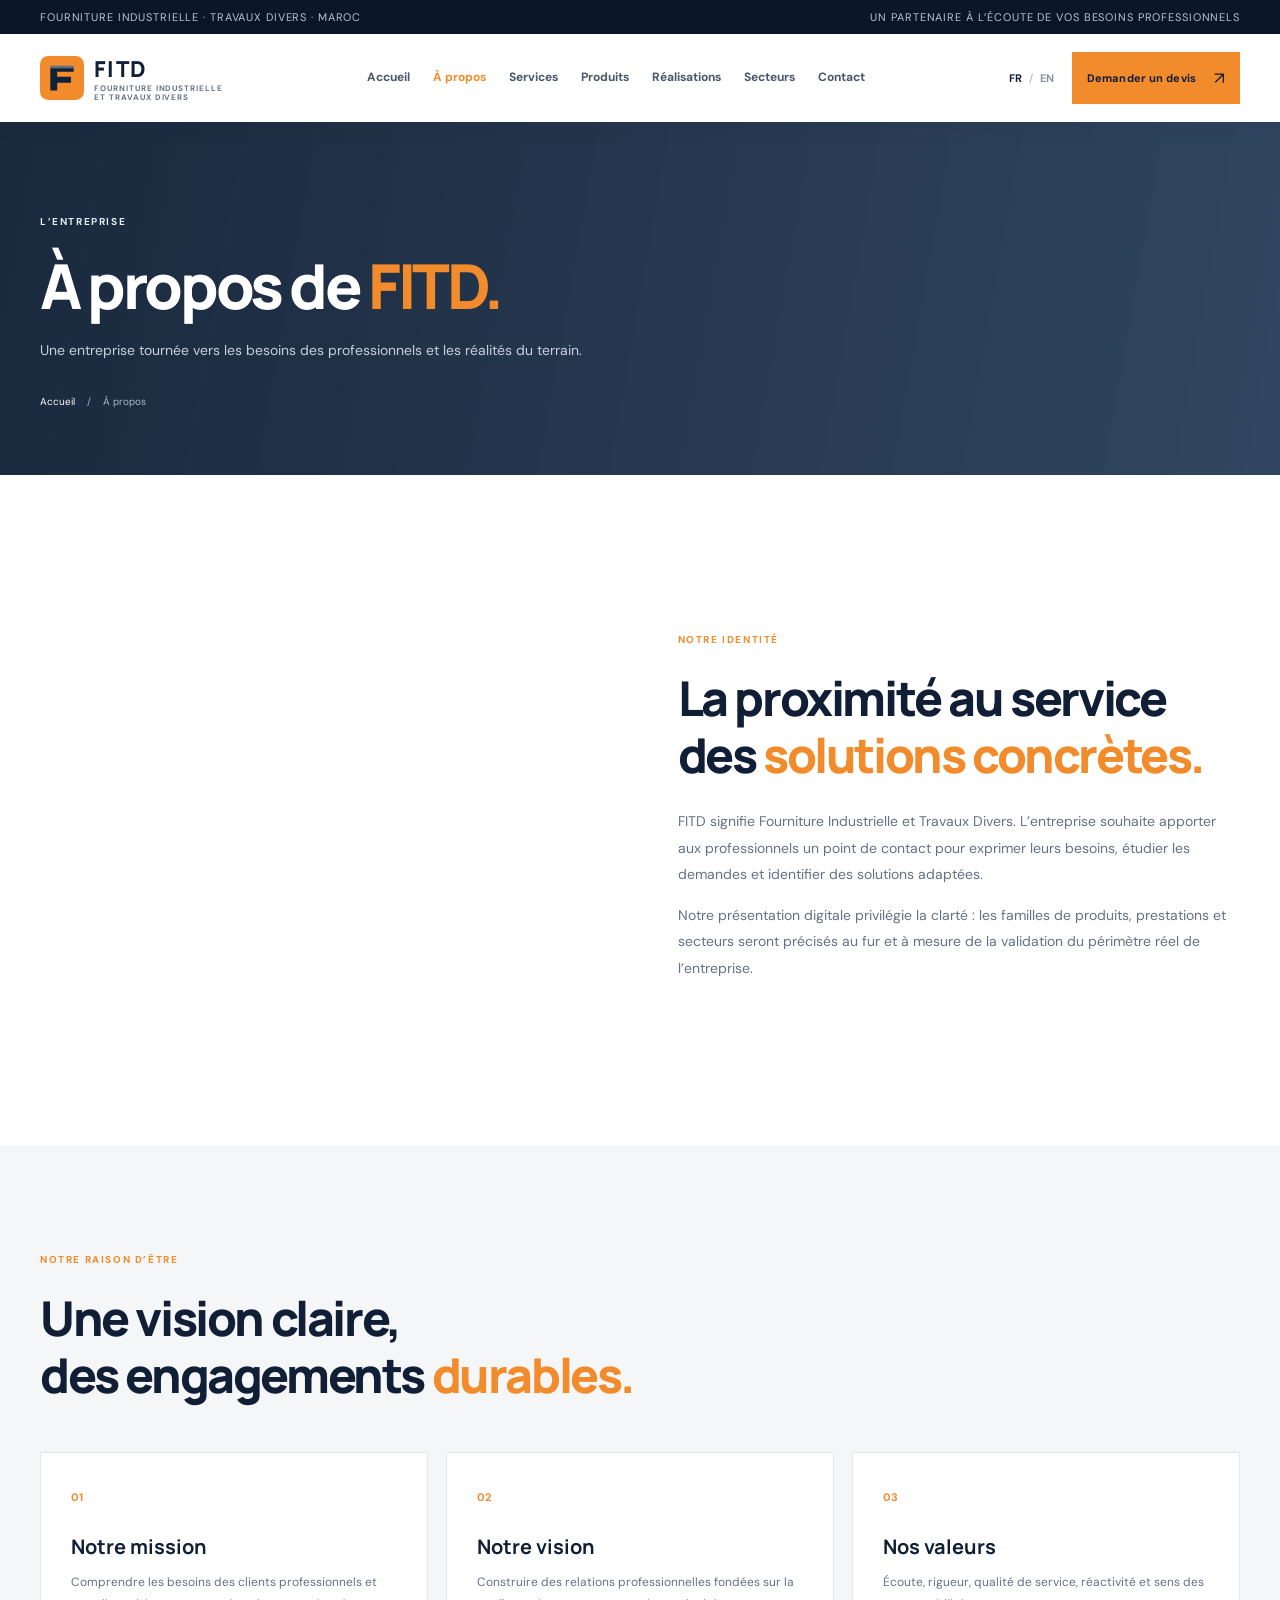
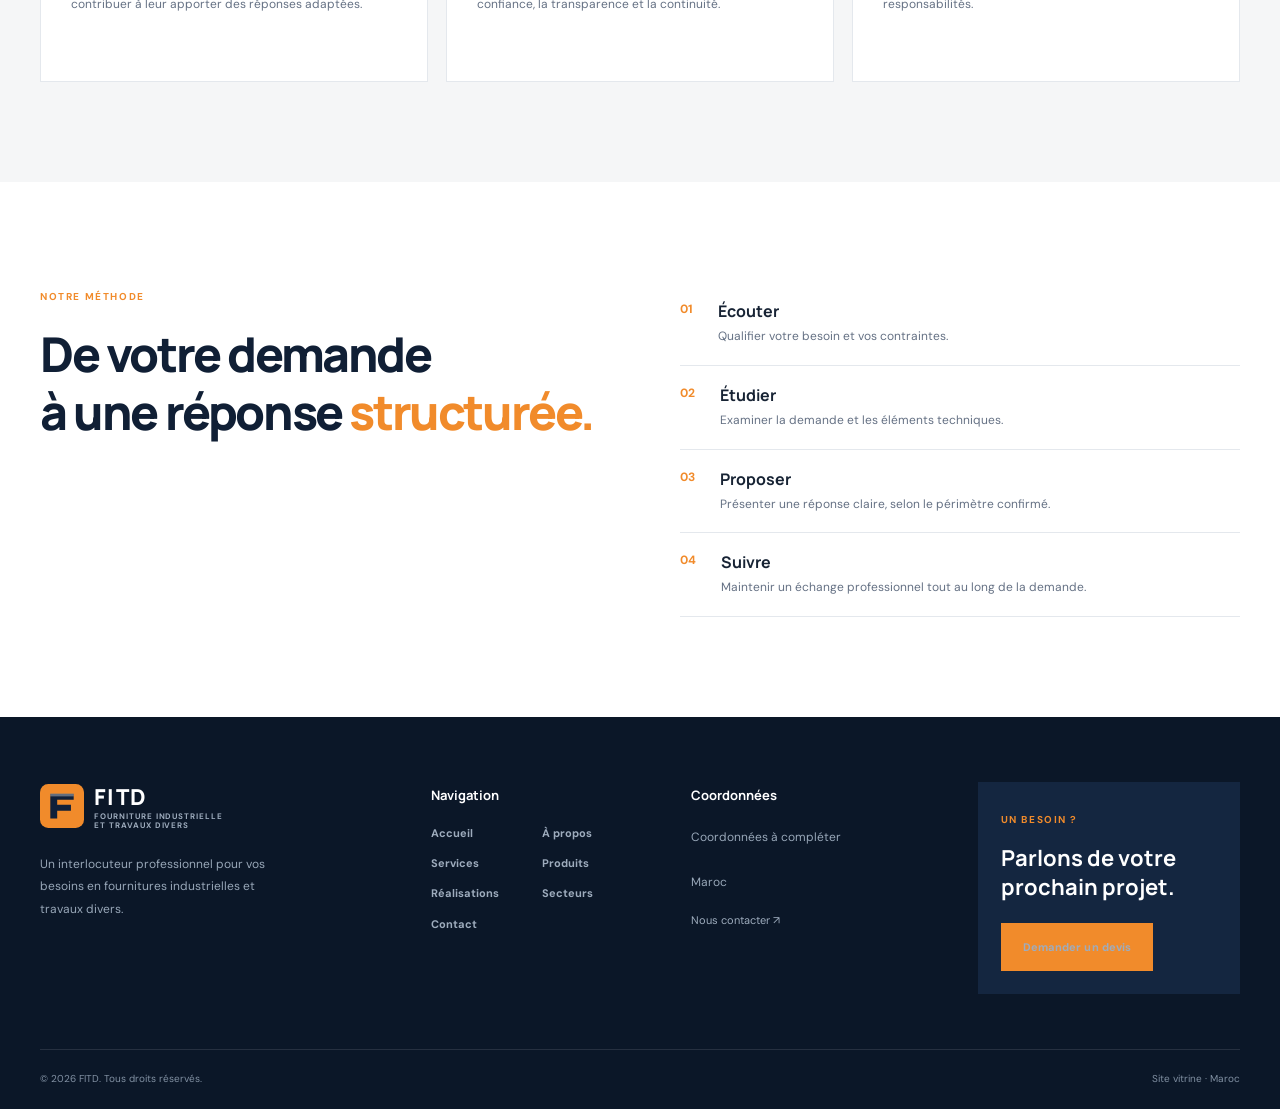
<file: about.html>
<!doctype html><html lang="fr"><head><title>À propos | FITD</title><meta charset="UTF-8"><meta name="viewport" content="width=device-width, initial-scale=1.0"><meta name="theme-color" content="#101f35"><link rel="icon" href="assets/logo/fitd-mark.svg" type="image/svg+xml"><link rel="preconnect" href="https://fonts.googleapis.com"><link rel="preconnect" href="https://fonts.gstatic.com" crossorigin><link href="https://fonts.googleapis.com/css2?family=DM+Sans:wght@400;500;600;700&family=Manrope:wght@400;500;600;700;800&display=swap" rel="stylesheet"><link rel="stylesheet" href="css/style.css"><link rel="stylesheet" href="css/responsive.css"><meta name="description" content="Découvrez la mission, la vision et les engagements de FITD."></head><body data-page="about"><div class="topbar"><div class="container topbar-inner"><span data-i18n="topline">Fourniture industrielle · Travaux divers · Maroc</span><span data-i18n="topline2">Un partenaire à l’écoute de vos besoins professionnels</span></div></div><header class="site-header"><div class="container header-inner"><a class="brand" href="index.html" aria-label="FITD accueil"><img src="assets/logo/fitd-mark.svg" alt="FITD"><span><b>FITD</b><small>FOURNITURE INDUSTRIELLE<br>ET TRAVAUX DIVERS</small></span></a><button class="menu-toggle" aria-label="Open menu" aria-expanded="false"><i></i><i></i><i></i></button><nav class="main-nav"><a href="index.html" data-nav="home" data-i18n="nav.home">Accueil</a><a href="about.html" data-nav="about" data-i18n="nav.about">À propos</a><a href="services.html" data-nav="services" data-i18n="nav.services">Services</a><a href="products.html" data-nav="products" data-i18n="nav.products">Produits</a><a href="projects.html" data-nav="projects" data-i18n="nav.projects">Réalisations</a><a href="industries.html" data-nav="industries" data-i18n="nav.industries">Secteurs</a><a href="contact.html" data-nav="contact" data-i18n="nav.contact">Contact</a></nav><div class="header-actions"><div class="lang-switch" aria-label="Language"><button type="button" data-lang="fr" class="active">FR</button><span>/</span><button type="button" data-lang="en">EN</button></div><a class="btn btn-orange btn-small" href="quote.html"><span data-i18n="nav.quote">Demander un devis</span><b>↗</b></a></div></div></header><main><section class="page-hero"><div class="container"><span class="eyebrow eyebrow-light" data-i18n="about.kicker">L’ENTREPRISE</span><h1 data-i18n="about.title">À propos de <em>FITD.</em></h1><p data-i18n="about.lead">Une entreprise tournée vers les besoins des professionnels et les réalités du terrain.</p><div class="breadcrumbs"><a href="index.html" data-i18n="nav.home">Accueil</a><span>/</span><span data-i18n="nav.about">À propos</span></div></div></section><section class="section"><div class="container about-lead"><div class="about-photo" style="background-image:url('https://images.unsplash.com/photo-1581092795360-fd1ca04f0952?auto=format&fit=crop&w=1100&q=80')"></div><div><span class="eyebrow" data-i18n="about.identity">NOTRE IDENTITÉ</span><h2 data-i18n="about.heading">La proximité au service<br>des <em>solutions concrètes.</em></h2><p data-i18n="about.p1">FITD signifie Fourniture Industrielle et Travaux Divers. L’entreprise souhaite apporter aux professionnels un point de contact pour exprimer leurs besoins, étudier les demandes et identifier des solutions adaptées.</p><p data-i18n="about.p2">Notre présentation digitale privilégie la clarté : les familles de produits, prestations et secteurs seront précisés au fur et à mesure de la validation du périmètre réel de l’entreprise.</p></div></div></section><section class="section light-section"><div class="container"><div class="section-heading"><div><span class="eyebrow" data-i18n="about.purpose">NOTRE RAISON D’ÊTRE</span><h2 data-i18n="about.purposeTitle">Une vision claire,<br>des engagements <em>durables.</em></h2></div></div><div class="purpose-grid"><article><span>01</span><h3 data-i18n="about.mission">Notre mission</h3><p data-i18n="about.missionText">Comprendre les besoins des clients professionnels et contribuer à leur apporter des réponses adaptées.</p></article><article><span>02</span><h3 data-i18n="about.vision">Notre vision</h3><p data-i18n="about.visionText">Construire des relations professionnelles fondées sur la confiance, la transparence et la continuité.</p></article><article><span>03</span><h3 data-i18n="about.values">Nos valeurs</h3><p data-i18n="about.valuesText">Écoute, rigueur, qualité de service, réactivité et sens des responsabilités.</p></article></div></div></section><section class="section"><div class="container method-grid"><div><span class="eyebrow" data-i18n="about.methodKicker">NOTRE MÉTHODE</span><h2 data-i18n="about.methodTitle">De votre demande<br>à une réponse <em>structurée.</em></h2></div><div class="steps"><div><b>01</b><div><h3 data-i18n="about.step1">Écouter</h3><p data-i18n="about.step1t">Qualifier votre besoin et vos contraintes.</p></div></div><div><b>02</b><div><h3 data-i18n="about.step2">Étudier</h3><p data-i18n="about.step2t">Examiner la demande et les éléments techniques.</p></div></div><div><b>03</b><div><h3 data-i18n="about.step3">Proposer</h3><p data-i18n="about.step3t">Présenter une réponse claire, selon le périmètre confirmé.</p></div></div><div><b>04</b><div><h3 data-i18n="about.step4">Suivre</h3><p data-i18n="about.step4t">Maintenir un échange professionnel tout au long de la demande.</p></div></div></div></div></section></main><footer class="footer"><div class="container footer-grid"><div class="footer-brand"><a class="brand brand-light" href="index.html"><img src="assets/logo/fitd-mark.svg" alt="FITD"><span><b>FITD</b><small>FOURNITURE INDUSTRIELLE<br>ET TRAVAUX DIVERS</small></span></a><p data-i18n="footer.desc">Un interlocuteur professionnel pour vos besoins en fournitures industrielles et travaux divers.</p></div><div><h4 data-i18n="footer.nav">Navigation</h4><div class="footer-links"><a href="index.html" data-nav="home" data-i18n="nav.home">Accueil</a><a href="about.html" data-nav="about" data-i18n="nav.about">À propos</a><a href="services.html" data-nav="services" data-i18n="nav.services">Services</a><a href="products.html" data-nav="products" data-i18n="nav.products">Produits</a><a href="projects.html" data-nav="projects" data-i18n="nav.projects">Réalisations</a><a href="industries.html" data-nav="industries" data-i18n="nav.industries">Secteurs</a><a href="contact.html" data-nav="contact" data-i18n="nav.contact">Contact</a></div></div><div><h4 data-i18n="footer.contact">Coordonnées</h4><p data-i18n="placeholder.contact">Coordonnées à compléter</p><p>Maroc</p><a href="contact.html" data-i18n="footer.contactUs">Nous contacter ↗</a></div><div class="footer-cta"><span class="eyebrow" data-i18n="footer.project">UN BESOIN ?</span><h3 data-i18n="footer.cta">Parlons de votre prochain projet.</h3><a class="btn btn-orange" href="quote.html" data-i18n="nav.quote">Demander un devis</a></div></div><div class="container footer-bottom"><span>© <span id="year"></span> FITD. <span data-i18n="footer.rights">Tous droits réservés.</span></span><span data-i18n="footer.note">Site vitrine · Maroc</span></div></footer><button class="back-top" aria-label="Back to top">↑</button><script src="js/translations.js"></script><script src="js/products.js"></script><script src="js/language.js"></script><script src="js/forms.js"></script><script src="js/main.js"></script></body></html>
</file>
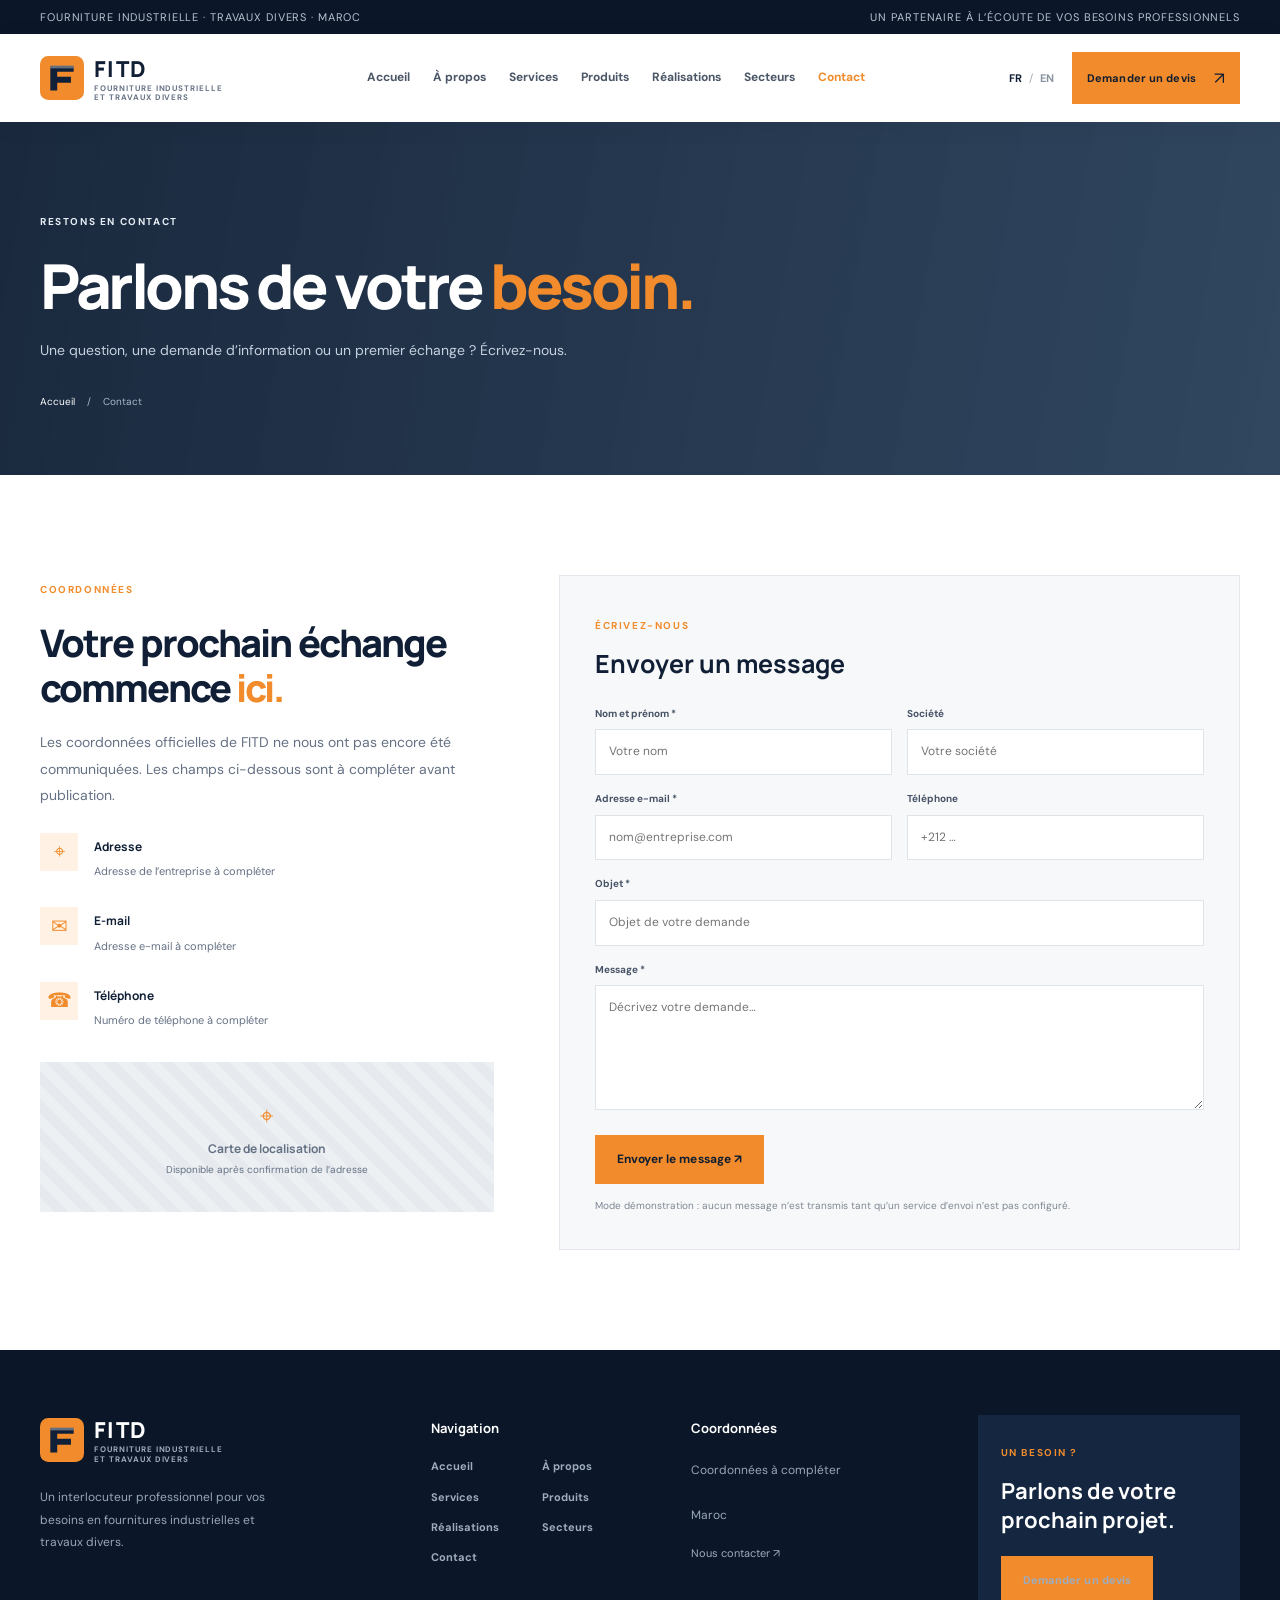
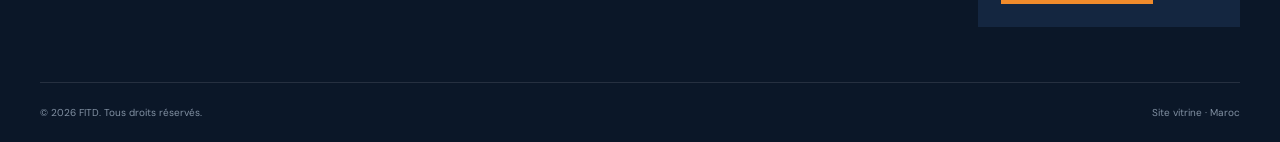
<file: contact.html>
<!doctype html><html lang="fr"><head><title>Contact | FITD</title><meta charset="UTF-8"><meta name="viewport" content="width=device-width, initial-scale=1.0"><meta name="theme-color" content="#101f35"><link rel="icon" href="assets/logo/fitd-mark.svg" type="image/svg+xml"><link rel="preconnect" href="https://fonts.googleapis.com"><link rel="preconnect" href="https://fonts.gstatic.com" crossorigin><link href="https://fonts.googleapis.com/css2?family=DM+Sans:wght@400;500;600;700&family=Manrope:wght@400;500;600;700;800&display=swap" rel="stylesheet"><link rel="stylesheet" href="css/style.css"><link rel="stylesheet" href="css/responsive.css"><meta name="description" content="Contactez FITD pour toute demande de renseignement."></head><body data-page="contact"><div class="topbar"><div class="container topbar-inner"><span data-i18n="topline">Fourniture industrielle · Travaux divers · Maroc</span><span data-i18n="topline2">Un partenaire à l’écoute de vos besoins professionnels</span></div></div><header class="site-header"><div class="container header-inner"><a class="brand" href="index.html" aria-label="FITD accueil"><img src="assets/logo/fitd-mark.svg" alt="FITD"><span><b>FITD</b><small>FOURNITURE INDUSTRIELLE<br>ET TRAVAUX DIVERS</small></span></a><button class="menu-toggle" aria-label="Open menu" aria-expanded="false"><i></i><i></i><i></i></button><nav class="main-nav"><a href="index.html" data-nav="home" data-i18n="nav.home">Accueil</a><a href="about.html" data-nav="about" data-i18n="nav.about">À propos</a><a href="services.html" data-nav="services" data-i18n="nav.services">Services</a><a href="products.html" data-nav="products" data-i18n="nav.products">Produits</a><a href="projects.html" data-nav="projects" data-i18n="nav.projects">Réalisations</a><a href="industries.html" data-nav="industries" data-i18n="nav.industries">Secteurs</a><a href="contact.html" data-nav="contact" data-i18n="nav.contact">Contact</a></nav><div class="header-actions"><div class="lang-switch" aria-label="Language"><button type="button" data-lang="fr" class="active">FR</button><span>/</span><button type="button" data-lang="en">EN</button></div><a class="btn btn-orange btn-small" href="quote.html"><span data-i18n="nav.quote">Demander un devis</span><b>↗</b></a></div></div></header><main><section class="page-hero"><div class="container"><span class="eyebrow eyebrow-light" data-i18n="contact.kicker">RESTONS EN CONTACT</span><h1 data-i18n="contact.title">Parlons de votre <em>besoin.</em></h1><p data-i18n="contact.lead">Une question, une demande d’information ou un premier échange ? Écrivez-nous.</p><div class="breadcrumbs"><a href="index.html" data-i18n="nav.home">Accueil</a><span>/</span><span data-i18n="nav.contact">Contact</span></div></div></section><section class="section"><div class="container contact-layout"><div class="contact-info"><span class="eyebrow" data-i18n="contact.details">COORDONNÉES</span><h2 data-i18n="contact.heading">Votre prochain échange<br>commence <em>ici.</em></h2><p data-i18n="contact.placeholderText">Les coordonnées officielles de FITD ne nous ont pas encore été communiquées. Les champs ci-dessous sont à compléter avant publication.</p><div class="contact-detail"><span>⌖</span><div><b data-i18n="contact.address">Adresse</b><p data-i18n="placeholder.address">Adresse de l’entreprise à compléter</p></div></div><div class="contact-detail"><span>✉</span><div><b data-i18n="contact.email">E-mail</b><p data-i18n="placeholder.email">Adresse e-mail à compléter</p></div></div><div class="contact-detail"><span>☎</span><div><b data-i18n="contact.phone">Téléphone</b><p data-i18n="placeholder.phone">Numéro de téléphone à compléter</p></div></div><div class="map-placeholder"><span>⌖</span><b data-i18n="contact.map">Carte de localisation</b><small data-i18n="contact.mapNote">Disponible après confirmation de l’adresse</small></div></div><form class="form-card local-form" data-form-type="contact"><span class="eyebrow" data-i18n="contact.formKicker">ÉCRIVEZ-NOUS</span><h3 data-i18n="contact.formTitle">Envoyer un message</h3><div class="form-row"><label><span data-i18n="form.name">Nom et prénom *</span><input name="name" required autocomplete="name" placeholder="Votre nom" data-i18n-placeholder="ph.name"></label><label><span data-i18n="form.company">Société</span><input name="company" autocomplete="organization" placeholder="Votre société" data-i18n-placeholder="ph.company"></label></div><div class="form-row"><label><span data-i18n="form.email">Adresse e-mail *</span><input type="email" name="email" required autocomplete="email" placeholder="nom@entreprise.com" data-i18n-placeholder="ph.email"></label><label><span data-i18n="form.phone">Téléphone</span><input name="phone" autocomplete="tel" placeholder="+212 …" data-i18n-placeholder="ph.phone"></label></div><label><span data-i18n="form.subject">Objet *</span><input name="subject" required placeholder="Objet de votre demande" data-i18n-placeholder="ph.subject"></label><label><span data-i18n="form.message">Message *</span><textarea name="message" rows="5" required placeholder="Décrivez votre demande…" data-i18n-placeholder="ph.message"></textarea></label><button class="btn btn-orange" type="submit" data-i18n="form.send">Envoyer le message ↗</button><p class="form-status" role="status"></p><small class="form-legal" data-i18n="form.noBackend">Le formulaire est en mode démonstration : aucun message n’est transmis tant qu’un service d’envoi n’est pas configuré.</small></form></div></section></main><footer class="footer"><div class="container footer-grid"><div class="footer-brand"><a class="brand brand-light" href="index.html"><img src="assets/logo/fitd-mark.svg" alt="FITD"><span><b>FITD</b><small>FOURNITURE INDUSTRIELLE<br>ET TRAVAUX DIVERS</small></span></a><p data-i18n="footer.desc">Un interlocuteur professionnel pour vos besoins en fournitures industrielles et travaux divers.</p></div><div><h4 data-i18n="footer.nav">Navigation</h4><div class="footer-links"><a href="index.html" data-nav="home" data-i18n="nav.home">Accueil</a><a href="about.html" data-nav="about" data-i18n="nav.about">À propos</a><a href="services.html" data-nav="services" data-i18n="nav.services">Services</a><a href="products.html" data-nav="products" data-i18n="nav.products">Produits</a><a href="projects.html" data-nav="projects" data-i18n="nav.projects">Réalisations</a><a href="industries.html" data-nav="industries" data-i18n="nav.industries">Secteurs</a><a href="contact.html" data-nav="contact" data-i18n="nav.contact">Contact</a></div></div><div><h4 data-i18n="footer.contact">Coordonnées</h4><p data-i18n="placeholder.contact">Coordonnées à compléter</p><p>Maroc</p><a href="contact.html" data-i18n="footer.contactUs">Nous contacter ↗</a></div><div class="footer-cta"><span class="eyebrow" data-i18n="footer.project">UN BESOIN ?</span><h3 data-i18n="footer.cta">Parlons de votre prochain projet.</h3><a class="btn btn-orange" href="quote.html" data-i18n="nav.quote">Demander un devis</a></div></div><div class="container footer-bottom"><span>© <span id="year"></span> FITD. <span data-i18n="footer.rights">Tous droits réservés.</span></span><span data-i18n="footer.note">Site vitrine · Maroc</span></div></footer><button class="back-top" aria-label="Back to top">↑</button><script src="js/translations.js"></script><script src="js/products.js"></script><script src="js/language.js"></script><script src="js/forms.js"></script><script src="js/main.js"></script></body></html>
</file>
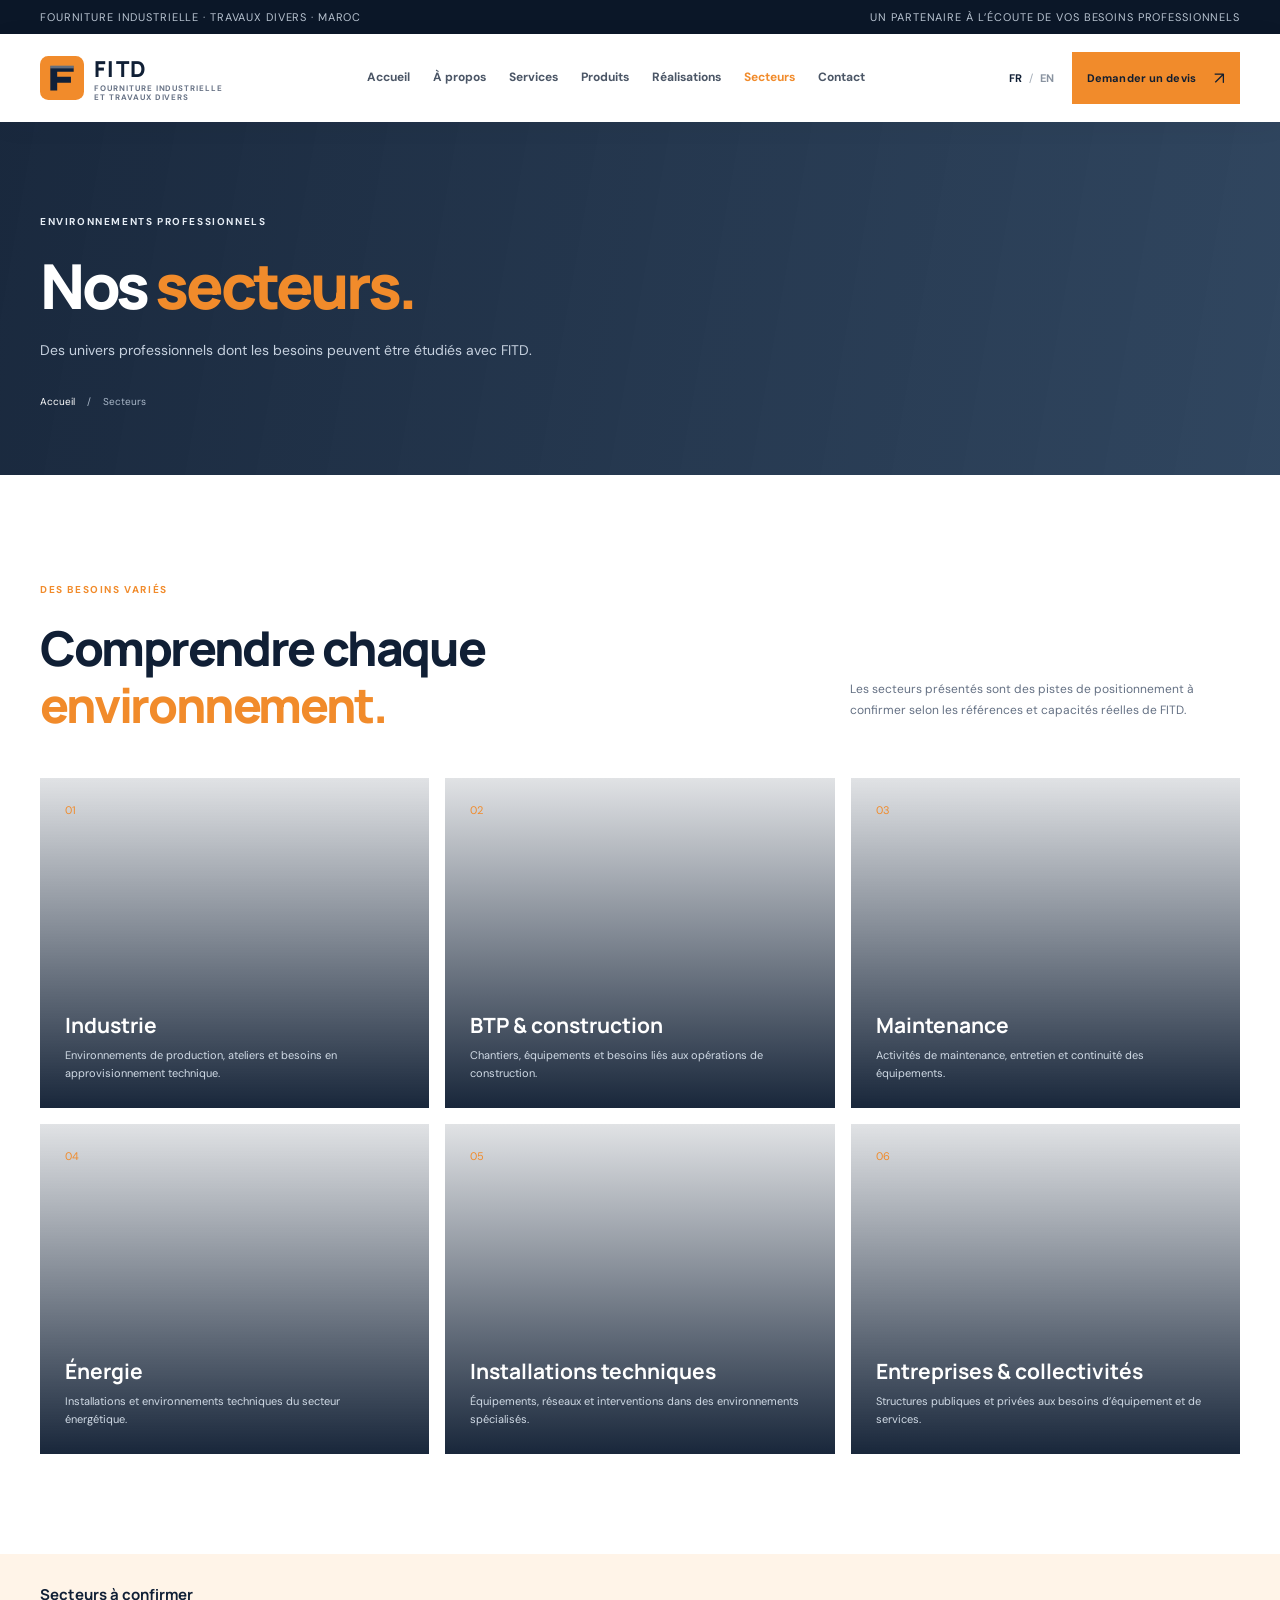
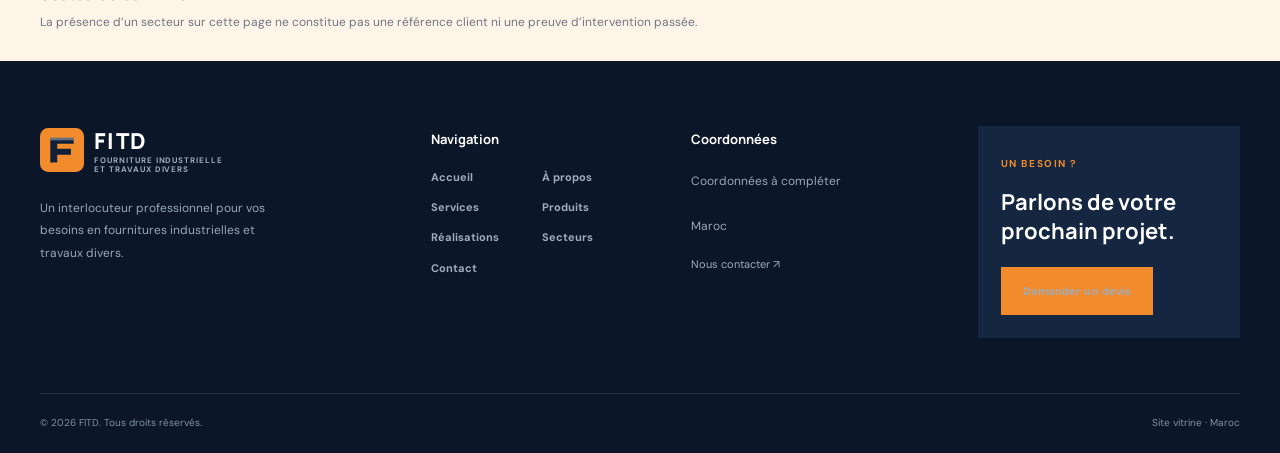
<file: industries.html>
<!doctype html><html lang="fr"><head><title>Secteurs | FITD</title><meta charset="UTF-8"><meta name="viewport" content="width=device-width, initial-scale=1.0"><meta name="theme-color" content="#101f35"><link rel="icon" href="assets/logo/fitd-mark.svg" type="image/svg+xml"><link rel="preconnect" href="https://fonts.googleapis.com"><link rel="preconnect" href="https://fonts.gstatic.com" crossorigin><link href="https://fonts.googleapis.com/css2?family=DM+Sans:wght@400;500;600;700&family=Manrope:wght@400;500;600;700;800&display=swap" rel="stylesheet"><link rel="stylesheet" href="css/style.css"><link rel="stylesheet" href="css/responsive.css"><meta name="description" content="Secteurs d’activité auxquels les solutions FITD peuvent s’adresser."></head><body data-page="industries"><div class="topbar"><div class="container topbar-inner"><span data-i18n="topline">Fourniture industrielle · Travaux divers · Maroc</span><span data-i18n="topline2">Un partenaire à l’écoute de vos besoins professionnels</span></div></div><header class="site-header"><div class="container header-inner"><a class="brand" href="index.html" aria-label="FITD accueil"><img src="assets/logo/fitd-mark.svg" alt="FITD"><span><b>FITD</b><small>FOURNITURE INDUSTRIELLE<br>ET TRAVAUX DIVERS</small></span></a><button class="menu-toggle" aria-label="Open menu" aria-expanded="false"><i></i><i></i><i></i></button><nav class="main-nav"><a href="index.html" data-nav="home" data-i18n="nav.home">Accueil</a><a href="about.html" data-nav="about" data-i18n="nav.about">À propos</a><a href="services.html" data-nav="services" data-i18n="nav.services">Services</a><a href="products.html" data-nav="products" data-i18n="nav.products">Produits</a><a href="projects.html" data-nav="projects" data-i18n="nav.projects">Réalisations</a><a href="industries.html" data-nav="industries" data-i18n="nav.industries">Secteurs</a><a href="contact.html" data-nav="contact" data-i18n="nav.contact">Contact</a></nav><div class="header-actions"><div class="lang-switch" aria-label="Language"><button type="button" data-lang="fr" class="active">FR</button><span>/</span><button type="button" data-lang="en">EN</button></div><a class="btn btn-orange btn-small" href="quote.html"><span data-i18n="nav.quote">Demander un devis</span><b>↗</b></a></div></div></header><main><section class="page-hero"><div class="container"><span class="eyebrow eyebrow-light" data-i18n="industries.kicker">ENVIRONNEMENTS PROFESSIONNELS</span><h1 data-i18n="industries.title">Nos <em>secteurs.</em></h1><p data-i18n="industries.lead">Des univers professionnels dont les besoins peuvent être étudiés avec FITD.</p><div class="breadcrumbs"><a href="index.html" data-i18n="nav.home">Accueil</a><span>/</span><span data-i18n="nav.industries">Secteurs</span></div></div></section><section class="section"><div class="container"><div class="section-heading"><div><span class="eyebrow" data-i18n="industries.kicker2">DES BESOINS VARIÉS</span><h2 data-i18n="industries.heading">Comprendre chaque<br><em>environnement.</em></h2></div><p class="heading-note" data-i18n="industries.note">Les secteurs présentés sont des pistes de positionnement à confirmer selon les références et capacités réelles de FITD.</p></div><div class="industry-grid"><article style="--bg:url('https://images.unsplash.com/photo-1567789884554-0b844b597180?auto=format&fit=crop&w=900&q=80')"><span>01</span><h3 data-i18n="industry.industrial">Industrie</h3><p data-i18n="industry.industrialText">Environnements de production, ateliers et besoins en approvisionnement technique.</p></article><article style="--bg:url('https://images.unsplash.com/photo-1504307651254-35680f356dfd?auto=format&fit=crop&w=900&q=80')"><span>02</span><h3 data-i18n="industry.construction">BTP & construction</h3><p data-i18n="industry.constructionText">Chantiers, équipements et besoins liés aux opérations de construction.</p></article><article style="--bg:url('https://images.unsplash.com/photo-1581092160607-ee22621dd758?auto=format&fit=crop&w=900&q=80')"><span>03</span><h3 data-i18n="industry.maintenance">Maintenance industrielle</h3><p data-i18n="industry.maintenanceText">Activités de maintenance, entretien et continuité des équipements.</p></article><article style="--bg:url('https://images.unsplash.com/photo-1473341304170-971dccb5ac1e?auto=format&fit=crop&w=900&q=80')"><span>04</span><h3 data-i18n="industry.energy">Énergie</h3><p data-i18n="industry.energyText">Installations et environnements techniques du secteur énergétique.</p></article><article style="--bg:url('https://images.unsplash.com/photo-1581092580497-e0d23cbdf1dc?auto=format&fit=crop&w=900&q=80')"><span>05</span><h3 data-i18n="industry.technical">Installations techniques</h3><p data-i18n="industry.technicalText">Équipements, réseaux et interventions dans des environnements spécialisés.</p></article><article style="--bg:url('https://images.unsplash.com/photo-1497366754035-f200968a6e72?auto=format&fit=crop&w=900&q=80')"><span>06</span><h3 data-i18n="industry.organizations">Entreprises & collectivités</h3><p data-i18n="industry.organizationsText">Structures publiques et privées aux besoins d’équipement et de services.</p></article></div></div></section><section class="notice-band"><div class="container"><b data-i18n="industries.disclaimerTitle">Secteurs à confirmer</b><p data-i18n="industries.disclaimer">La présence d’un secteur sur cette page ne constitue pas une référence client ni une preuve d’intervention passée.</p></div></section></main><footer class="footer"><div class="container footer-grid"><div class="footer-brand"><a class="brand brand-light" href="index.html"><img src="assets/logo/fitd-mark.svg" alt="FITD"><span><b>FITD</b><small>FOURNITURE INDUSTRIELLE<br>ET TRAVAUX DIVERS</small></span></a><p data-i18n="footer.desc">Un interlocuteur professionnel pour vos besoins en fournitures industrielles et travaux divers.</p></div><div><h4 data-i18n="footer.nav">Navigation</h4><div class="footer-links"><a href="index.html" data-nav="home" data-i18n="nav.home">Accueil</a><a href="about.html" data-nav="about" data-i18n="nav.about">À propos</a><a href="services.html" data-nav="services" data-i18n="nav.services">Services</a><a href="products.html" data-nav="products" data-i18n="nav.products">Produits</a><a href="projects.html" data-nav="projects" data-i18n="nav.projects">Réalisations</a><a href="industries.html" data-nav="industries" data-i18n="nav.industries">Secteurs</a><a href="contact.html" data-nav="contact" data-i18n="nav.contact">Contact</a></div></div><div><h4 data-i18n="footer.contact">Coordonnées</h4><p data-i18n="placeholder.contact">Coordonnées à compléter</p><p>Maroc</p><a href="contact.html" data-i18n="footer.contactUs">Nous contacter ↗</a></div><div class="footer-cta"><span class="eyebrow" data-i18n="footer.project">UN BESOIN ?</span><h3 data-i18n="footer.cta">Parlons de votre prochain projet.</h3><a class="btn btn-orange" href="quote.html" data-i18n="nav.quote">Demander un devis</a></div></div><div class="container footer-bottom"><span>© <span id="year"></span> FITD. <span data-i18n="footer.rights">Tous droits réservés.</span></span><span data-i18n="footer.note">Site vitrine · Maroc</span></div></footer><button class="back-top" aria-label="Back to top">↑</button><script src="js/translations.js"></script><script src="js/products.js"></script><script src="js/language.js"></script><script src="js/forms.js"></script><script src="js/main.js"></script></body></html>
</file>
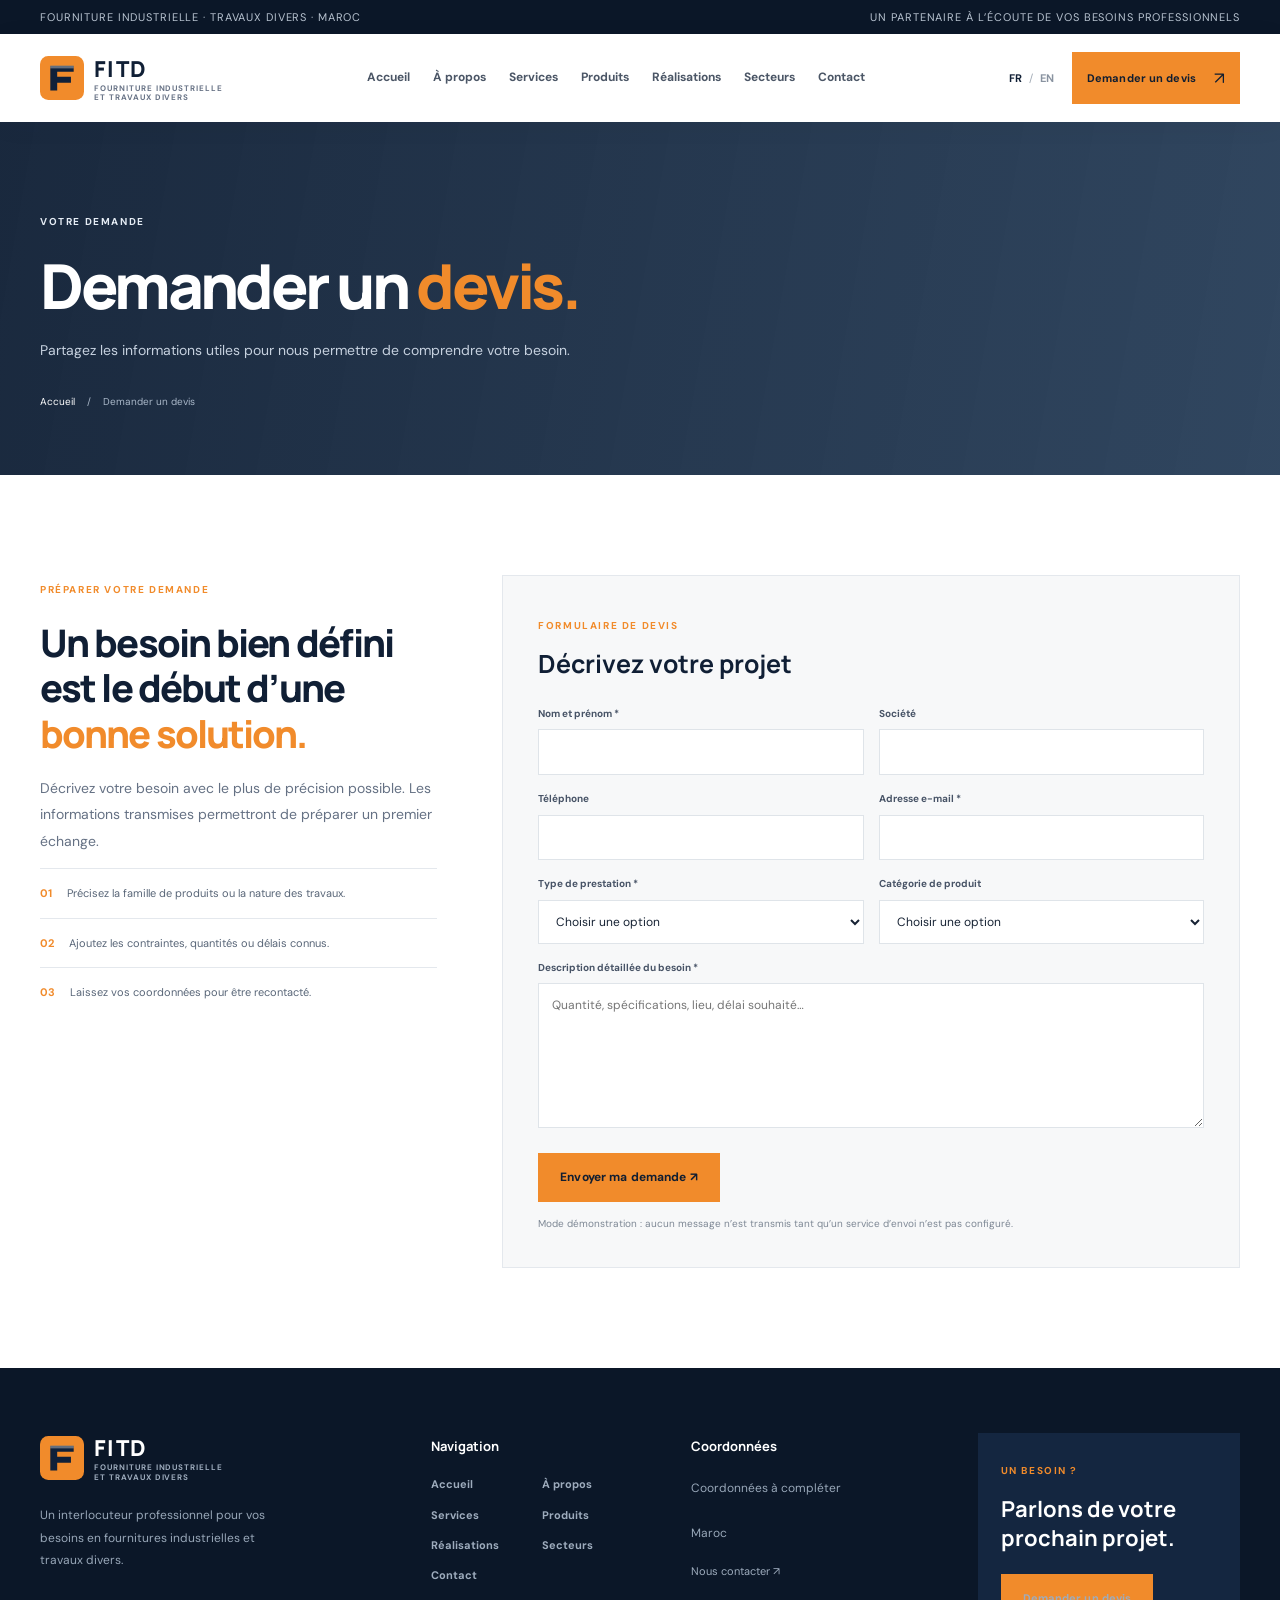
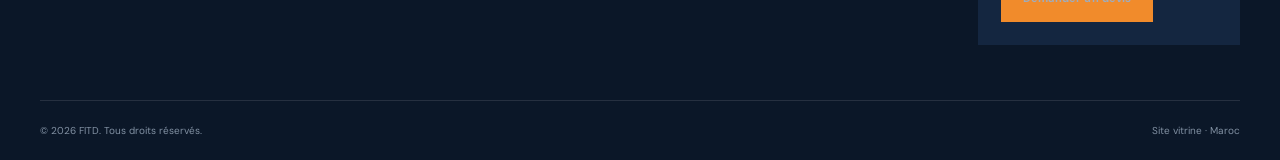
<file: quote.html>
<!doctype html><html lang="fr"><head><title>Demander un devis | FITD</title><meta charset="UTF-8"><meta name="viewport" content="width=device-width, initial-scale=1.0"><meta name="theme-color" content="#101f35"><link rel="icon" href="assets/logo/fitd-mark.svg" type="image/svg+xml"><link rel="preconnect" href="https://fonts.googleapis.com"><link rel="preconnect" href="https://fonts.gstatic.com" crossorigin><link href="https://fonts.googleapis.com/css2?family=DM+Sans:wght@400;500;600;700&family=Manrope:wght@400;500;600;700;800&display=swap" rel="stylesheet"><link rel="stylesheet" href="css/style.css"><link rel="stylesheet" href="css/responsive.css"><meta name="description" content="Décrivez votre besoin pour préparer une demande de devis FITD."></head><body data-page="quote"><div class="topbar"><div class="container topbar-inner"><span data-i18n="topline">Fourniture industrielle · Travaux divers · Maroc</span><span data-i18n="topline2">Un partenaire à l’écoute de vos besoins professionnels</span></div></div><header class="site-header"><div class="container header-inner"><a class="brand" href="index.html" aria-label="FITD accueil"><img src="assets/logo/fitd-mark.svg" alt="FITD"><span><b>FITD</b><small>FOURNITURE INDUSTRIELLE<br>ET TRAVAUX DIVERS</small></span></a><button class="menu-toggle" aria-label="Open menu" aria-expanded="false"><i></i><i></i><i></i></button><nav class="main-nav"><a href="index.html" data-nav="home" data-i18n="nav.home">Accueil</a><a href="about.html" data-nav="about" data-i18n="nav.about">À propos</a><a href="services.html" data-nav="services" data-i18n="nav.services">Services</a><a href="products.html" data-nav="products" data-i18n="nav.products">Produits</a><a href="projects.html" data-nav="projects" data-i18n="nav.projects">Réalisations</a><a href="industries.html" data-nav="industries" data-i18n="nav.industries">Secteurs</a><a href="contact.html" data-nav="contact" data-i18n="nav.contact">Contact</a></nav><div class="header-actions"><div class="lang-switch" aria-label="Language"><button type="button" data-lang="fr" class="active">FR</button><span>/</span><button type="button" data-lang="en">EN</button></div><a class="btn btn-orange btn-small" href="quote.html"><span data-i18n="nav.quote">Demander un devis</span><b>↗</b></a></div></div></header><main><section class="page-hero"><div class="container"><span class="eyebrow eyebrow-light" data-i18n="quote.kicker">VOTRE DEMANDE</span><h1 data-i18n="quote.title">Demander un <em>devis.</em></h1><p data-i18n="quote.lead">Partagez les informations utiles pour nous permettre de comprendre votre besoin.</p><div class="breadcrumbs"><a href="index.html" data-i18n="nav.home">Accueil</a><span>/</span><span data-i18n="nav.quote">Demander un devis</span></div></div></section><section class="section"><div class="container quote-layout"><div class="quote-aside"><span class="eyebrow" data-i18n="quote.prepare">PRÉPARER VOTRE DEMANDE</span><h2 data-i18n="quote.heading">Un besoin bien défini<br>est le début d’une<br><em>bonne solution.</em></h2><p data-i18n="quote.asideText">Décrivez votre besoin avec le plus de précision possible. Les informations transmises permettront de préparer un premier échange.</p><div class="quote-tip"><b>01</b><span data-i18n="quote.tip1">Précisez la famille de produits ou la nature des travaux.</span></div><div class="quote-tip"><b>02</b><span data-i18n="quote.tip2">Ajoutez les contraintes, quantités ou délais connus.</span></div><div class="quote-tip"><b>03</b><span data-i18n="quote.tip3">Laissez vos coordonnées pour être recontacté.</span></div></div><form class="form-card quote-form local-form" data-form-type="quote"><span class="eyebrow" data-i18n="quote.formKicker">FORMULAIRE DE DEVIS</span><h3 data-i18n="quote.formTitle">Décrivez votre projet</h3><div class="form-row"><label><span data-i18n="form.name">Nom complet *</span><input name="name" required autocomplete="name"></label><label><span data-i18n="form.company">Entreprise *</span><input name="company" required autocomplete="organization"></label></div><div class="form-row"><label><span data-i18n="form.phone">Téléphone *</span><input name="phone" required autocomplete="tel"></label><label><span data-i18n="form.email">Adresse e-mail *</span><input type="email" name="email" required autocomplete="email"></label></div><div class="form-row"><label><span data-i18n="form.type">Type de prestation *</span><select name="type" required><option value="" data-i18n="form.choose">Choisir une option</option><option data-i18n="service.supply">Fourniture industrielle</option><option data-i18n="service.equipment">Matériel & équipements</option><option data-i18n="service.works">Travaux divers</option><option data-i18n="form.other">Autre / à préciser</option></select></label><label><span data-i18n="form.category">Catégorie de produit</span><select name="category" id="quote-category"><option value="" data-i18n="form.choose">Choisir une option</option></select></label></div><label><span data-i18n="form.description">Description détaillée du besoin *</span><textarea name="description" rows="6" required placeholder="Quantité, spécifications, lieu, délai souhaité…" data-i18n-placeholder="ph.description"></textarea></label><button class="btn btn-orange" type="submit" data-i18n="form.submitQuote">Envoyer ma demande ↗</button><p class="form-status" role="status"></p><small class="form-legal" data-i18n="form.noBackend">Le formulaire est en mode démonstration : aucun message n’est transmis tant qu’un service d’envoi n’est pas configuré.</small></form></div></section></main><footer class="footer"><div class="container footer-grid"><div class="footer-brand"><a class="brand brand-light" href="index.html"><img src="assets/logo/fitd-mark.svg" alt="FITD"><span><b>FITD</b><small>FOURNITURE INDUSTRIELLE<br>ET TRAVAUX DIVERS</small></span></a><p data-i18n="footer.desc">Un interlocuteur professionnel pour vos besoins en fournitures industrielles et travaux divers.</p></div><div><h4 data-i18n="footer.nav">Navigation</h4><div class="footer-links"><a href="index.html" data-nav="home" data-i18n="nav.home">Accueil</a><a href="about.html" data-nav="about" data-i18n="nav.about">À propos</a><a href="services.html" data-nav="services" data-i18n="nav.services">Services</a><a href="products.html" data-nav="products" data-i18n="nav.products">Produits</a><a href="projects.html" data-nav="projects" data-i18n="nav.projects">Réalisations</a><a href="industries.html" data-nav="industries" data-i18n="nav.industries">Secteurs</a><a href="contact.html" data-nav="contact" data-i18n="nav.contact">Contact</a></div></div><div><h4 data-i18n="footer.contact">Coordonnées</h4><p data-i18n="placeholder.contact">Coordonnées à compléter</p><p>Maroc</p><a href="contact.html" data-i18n="footer.contactUs">Nous contacter ↗</a></div><div class="footer-cta"><span class="eyebrow" data-i18n="footer.project">UN BESOIN ?</span><h3 data-i18n="footer.cta">Parlons de votre prochain projet.</h3><a class="btn btn-orange" href="quote.html" data-i18n="nav.quote">Demander un devis</a></div></div><div class="container footer-bottom"><span>© <span id="year"></span> FITD. <span data-i18n="footer.rights">Tous droits réservés.</span></span><span data-i18n="footer.note">Site vitrine · Maroc</span></div></footer><button class="back-top" aria-label="Back to top">↑</button><script src="js/translations.js"></script><script src="js/products.js"></script><script src="js/language.js"></script><script src="js/forms.js"></script><script src="js/main.js"></script></body></html>
</file>
<file: css/style.css>
@import url('https://fonts.googleapis.com/css2?family=DM+Sans:wght@400;500;600;700&family=Manrope:wght@400;500;600;700;800&display=swap');
:root{--navy:#101f35;--navy2:#172b47;--ink:#172334;--muted:#657184;--orange:#f18b2b;--paper:#f5f6f7;--line:#e4e8ed;--white:#fff;--max:1200px}*{box-sizing:border-box}html{scroll-behavior:smooth}body{margin:0;color:var(--ink);font-family:'DM Sans',sans-serif;line-height:1.65;background:#fff}a{color:inherit;text-decoration:none}img{max-width:100%;display:block}button,input,textarea,select{font:inherit}.container{width:min(var(--max),calc(100% - 48px));margin:auto}.topbar{background:#0b1728;color:#b8c3d0;font-size:11px;letter-spacing:.08em;text-transform:uppercase}.topbar-inner{height:34px;display:flex;align-items:center;justify-content:space-between}.site-header{height:88px;background:#fff;position:sticky;top:0;z-index:50;box-shadow:0 4px 24px #101f350d}.header-inner{height:100%;display:flex;align-items:center;justify-content:space-between;gap:28px}.brand{display:flex;align-items:center;gap:10px;flex-shrink:0}.brand img{width:44px;height:44px}.brand span{display:flex;flex-direction:column;line-height:1.15}.brand b{font:800 22px Manrope;color:var(--navy);letter-spacing:.06em}.brand small{font-size:8px;letter-spacing:.12em;color:#687386;font-weight:700}.main-nav{display:flex;align-items:center;gap:23px}.main-nav a,.footer-links a{font-size:12px;font-weight:700;color:#4b5666;transition:.2s}.main-nav a:hover,.main-nav a.active{color:var(--orange)}.header-actions{display:flex;align-items:center;gap:18px}.lang-switch{display:flex;align-items:center;gap:7px;font-size:11px;color:#a1aab5}.lang-switch button{border:0;background:none;padding:4px 0;font-size:11px;font-weight:700;color:#8993a0;cursor:pointer}.lang-switch button.active{color:var(--navy)}.btn{display:inline-flex;align-items:center;justify-content:center;gap:18px;padding:15px 22px;border:0;background:var(--navy);color:#fff;font-size:12px;font-weight:700;letter-spacing:.01em;cursor:pointer;transition:.25s}.btn:hover{transform:translateY(-2px);box-shadow:0 9px 22px #101f3528}.btn b{font-size:17px;font-weight:400}.btn-orange{background:var(--orange);color:#111e31}.btn-small{padding:12px 15px;font-size:11px}.btn-large{padding:19px 28px}.btn-outline-light{border:1px solid #ffffff70;background:transparent;color:#fff}.menu-toggle{display:none}.hero{height:650px;min-height:570px;position:relative;background:var(--navy);color:white;overflow:hidden}.hero-bg,.hero-shade{position:absolute;inset:0}.hero-bg{background-position:center;background-size:cover;opacity:.7}.hero-shade{background:linear-gradient(90deg,#0c1a2eee 0%,#0c1a2ecc 48%,#0c1a2e4a 100%)}.hero-content{position:relative;height:100%;display:flex;align-items:center}.hero-copy{max-width:680px;padding-bottom:30px}.eyebrow{display:inline-flex;align-items:center;gap:10px;font-size:10px;letter-spacing:.16em;font-weight:700;color:var(--orange);text-transform:uppercase}.eyebrow i{width:23px;height:2px;background:var(--orange)}.eyebrow-light{color:#e6edf5}.hero h1,.page-hero h1{font:800 clamp(42px,5.6vw,72px)/1.12 Manrope;letter-spacing:-.055em;margin:23px 0}.hero h1 em,.page-hero h1 em,h2 em{font-style:normal;color:var(--orange)}.hero-copy>p{max-width:570px;color:#d2dbe6;font-size:15px;line-height:1.9}.hero-buttons{display:flex;gap:12px;margin-top:32px}.hero-stamp{position:absolute;right:7%;bottom:105px;width:130px;height:130px;border:1px solid #ffffff6b;border-radius:50%;display:flex;flex-direction:column;align-items:center;justify-content:center;transform:rotate(-12deg)}.hero-stamp span{font:800 31px Manrope;color:var(--orange)}.hero-stamp small{text-align:center;font-size:8px;letter-spacing:.15em;line-height:1.4}.hero-bottom{position:absolute;bottom:0;left:0;right:0;border-top:1px solid #ffffff35}.hero-bottom-inner{height:55px;display:flex;align-items:center;gap:18px;font-size:9px;letter-spacing:.15em;color:#d3dce6}.scroll-line{height:1px;width:70px;background:var(--orange)}.hero-bottom-inner span:last-child{margin-left:auto}.section{padding:100px 0}.intro-grid{display:grid;grid-template-columns:1fr 1fr;gap:80px;align-items:end}h2{font:800 clamp(32px,4vw,48px)/1.2 Manrope;letter-spacing:-.05em;color:var(--navy);margin:17px 0 0}h2 em{color:var(--orange)}.intro-copy p,.values-content>p,.about-lead p,.contact-info>p,.quote-aside>p{color:var(--muted);font-size:14px;line-height:1.9}.text-link{display:inline-flex;gap:15px;align-items:center;color:var(--navy);font-size:12px;font-weight:700;margin-top:18px;border-bottom:1px solid var(--orange);padding-bottom:7px}.text-link b{color:var(--orange);font-size:17px}.dark-section{background:var(--navy);color:#fff}.section-heading{display:flex;align-items:end;justify-content:space-between;gap:40px;margin-bottom:44px}.heading-light h2{color:#fff}.text-link-light{color:#fff}.service-grid{display:grid;grid-template-columns:repeat(3,1fr);gap:1px;background:#ffffff25;border:1px solid #ffffff25}.service-card{position:relative;min-height:290px;padding:30px;background:#142640;transition:.25s}.service-card:hover{background:#1d3555;transform:translateY(-4px)}.card-number{font-size:10px;color:#a5b1c0;letter-spacing:.1em}.line-icon{font-size:32px;color:var(--orange);margin:30px 0 14px}.service-card h3{font:700 20px Manrope;margin:0 0 10px}.service-card p{font-size:12px;color:#b7c3d1;max-width:280px;line-height:1.8}.card-arrow{position:absolute;right:28px;bottom:28px;color:var(--orange);font-size:21px}.products-preview{background:#f7f8f9}.product-grid{display:grid;grid-template-columns:repeat(4,1fr);gap:18px}.product-card{background:#fff;border:1px solid var(--line);transition:.25s;min-width:0}.product-card:hover{transform:translateY(-5px);box-shadow:0 14px 35px #12223a12}.product-card img{width:100%;height:170px;object-fit:cover;background:#e8edf1}.product-card-body{padding:18px}.product-card small{color:var(--orange);font-size:9px;font-weight:700;letter-spacing:.12em;text-transform:uppercase}.product-card h3{font:700 16px Manrope;color:var(--navy);margin:7px 0}.product-card p{font-size:11px;color:var(--muted);line-height:1.7;margin:0 0 12px}.product-card a{font-size:11px;font-weight:700;color:var(--navy);border-bottom:1px solid var(--orange);padding-bottom:4px}.notice{font-size:11px;color:#778293;margin:24px 0 0;padding:12px 15px;border-left:3px solid var(--orange);background:#fff}.sectors-band{background:#172c48;color:#fff;padding:68px 0}.sectors-inner{display:grid;grid-template-columns:1fr 1fr;gap:60px;align-items:center}.sectors-inner h2{color:#fff}.sector-tags{display:flex;flex-wrap:wrap;gap:10px}.sector-tags span{padding:12px 15px;border:1px solid #ffffff40;font-size:11px;color:#e4eaf1}.values-grid{display:grid;grid-template-columns:1fr 1fr;gap:80px;align-items:center}.values-image{height:490px;background-size:cover;background-position:center;position:relative}.values-image:after{content:'';position:absolute;inset:0;background:linear-gradient(0deg,#0e2038b8,transparent 50%)}.values-image span{position:absolute;bottom:25px;left:25px;color:#fff;font-size:10px;letter-spacing:.15em;z-index:1}.value-list{margin:26px 0;border-top:1px solid var(--line)}.value-list div{display:flex;gap:25px;padding:13px 0;border-bottom:1px solid var(--line);font-size:13px;font-weight:700}.value-list b{color:var(--orange);font-size:11px}.cta-section{background:var(--navy);color:#fff;padding:62px 0}.cta-inner{display:flex;align-items:center;justify-content:space-between;gap:30px}.cta-inner h2{color:#fff;font-size:40px}.footer{background:#0b1728;color:#c1cbd7;padding:65px 0 0}.footer-grid{display:grid;grid-template-columns:1.3fr .8fr .9fr 1fr;gap:50px;padding-bottom:55px}.brand-light b{color:#fff}.brand-light small{color:#9eacbd}.footer-brand p,.footer-grid>div>p{font-size:12px;color:#98a7b8;line-height:1.9;max-width:260px;margin-top:22px}.footer h4{font:700 13px Manrope;color:#fff;margin:4px 0 20px}.footer-links{display:grid;grid-template-columns:1fr 1fr;gap:12px}.footer-links a,.footer-grid>div>a:not(.brand){color:#9eacbd;font-size:11px}.footer-links a:hover,.footer-grid>div>a:hover{color:var(--orange)}.footer-cta{padding:23px;background:#142640}.footer-cta h3{font:700 22px/1.35 Manrope;color:#fff;margin:12px 0 20px}.footer-bottom{height:60px;border-top:1px solid #ffffff1c;display:flex;align-items:center;justify-content:space-between;font-size:10px;color:#8291a3}.back-top{position:fixed;right:24px;bottom:24px;width:42px;height:42px;background:var(--orange);border:0;color:var(--navy);font-size:22px;cursor:pointer;opacity:0;pointer-events:none;transition:.2s;z-index:30}.back-top.visible{opacity:1;pointer-events:auto}.page-hero{background:linear-gradient(100deg,#0d1d33f2,#132c49df),url('https://images.unsplash.com/photo-1581092160607-ee22621dd758?auto=format&fit=crop&w=1800&q=80') center/cover;color:#fff;padding:85px 0 65px}.page-hero h1{font-size:clamp(42px,5vw,62px);margin:18px 0}.page-hero p{max-width:650px;color:#c6d1df;font-size:14px}.breadcrumbs{display:flex;gap:12px;margin-top:32px;font-size:10px;color:#aab8c9}.breadcrumbs a{color:#fff}.about-lead{display:grid;grid-template-columns:1fr 1fr;gap:75px;align-items:center}.about-photo{height:470px;background-size:cover;background-position:center}.about-lead h2{margin-bottom:24px}.light-section{background:#f5f6f7}.purpose-grid{display:grid;grid-template-columns:repeat(3,1fr);gap:18px;margin-top:48px}.purpose-grid article{background:#fff;padding:30px;min-height:230px;border:1px solid var(--line)}.purpose-grid article>span{font-size:11px;color:var(--orange);font-weight:700}.purpose-grid h3{font:700 20px Manrope;color:var(--navy);margin:24px 0 10px}.purpose-grid p{font-size:12px;color:var(--muted);line-height:1.8}.method-grid{display:grid;grid-template-columns:1fr 1fr;gap:80px}.steps>div{display:flex;gap:25px;padding:18px 0;border-bottom:1px solid var(--line)}.steps>div>b{color:var(--orange);font-size:12px}.steps h3{font:700 16px Manrope;margin:0}.steps p{font-size:12px;color:var(--muted);margin:5px 0 0}.heading-note{max-width:390px;color:var(--muted);font-size:12px;line-height:1.8}.service-detail-grid{display:grid;gap:25px}.detail-card{display:grid;grid-template-columns: .9fr 1.1fr;gap:40px;border:1px solid var(--line);padding:18px}.detail-card img{height:330px;width:100%;object-fit:cover}.detail-card>div{padding:20px 30px 20px 0}.detail-card>div>span{font-size:10px;color:var(--orange);font-weight:700}.detail-card h3{font:700 25px Manrope;color:var(--navy);margin:8px 0}.detail-card p,.detail-card li{font-size:12px;color:var(--muted);line-height:1.8}.detail-card ul{padding-left:18px;margin:14px 0}.notice-band{background:#fff4e8;padding:28px 0}.notice-band b{font:700 15px Manrope;color:var(--navy)}.notice-band p{font-size:12px;color:#6e7784;margin:5px 0 0}.catalog-toolbar{display:flex;align-items:end;justify-content:space-between;gap:30px;margin-bottom:35px}.catalog-search{width:280px;position:relative}.catalog-search input{width:100%;border:1px solid var(--line);padding:13px 40px 13px 14px;outline:none;font-size:12px}.catalog-search span{position:absolute;right:14px;top:7px;font-size:23px;color:var(--orange)}.filter-row{display:flex;flex-wrap:wrap;gap:8px;margin-bottom:28px}.filter-btn{border:1px solid var(--line);background:#fff;padding:9px 14px;font-size:10px;font-weight:700;color:#596678;cursor:pointer}.filter-btn.active,.filter-btn:hover{background:var(--navy);color:#fff;border-color:var(--navy)}.product-grid-full{grid-template-columns:repeat(3,1fr)}.demo-alert{display:flex;gap:15px;align-items:center;background:#fff4e8;padding:16px 20px;margin-bottom:30px}.demo-alert>b{width:26px;height:26px;display:grid;place-items:center;background:var(--orange);border-radius:50%;color:#fff}.demo-alert p{font-size:12px;color:#626d7b;margin:0}.project-grid{display:grid;grid-template-columns:repeat(3,1fr);gap:18px}.project-card{position:relative;text-align:left;border:0;background:#f5f6f7;padding:0;cursor:pointer;overflow:hidden}.project-card img{width:100%;height:270px;object-fit:cover;transition:.4s}.project-card:hover img{transform:scale(1.04)}.project-card span{position:absolute;top:15px;left:15px;background:var(--orange);padding:5px 8px;font-size:9px;font-weight:700}.project-card b,.project-card small{display:block;margin:14px 18px 0}.project-card b{font:700 16px Manrope;color:var(--navy)}.project-card small{font-size:10px;color:#7d8794;margin:4px 18px 18px}.lightbox{position:fixed;inset:0;background:#07101deF;z-index:100;display:none;align-items:center;justify-content:center;padding:40px}.lightbox.open{display:flex}.lightbox img{max-height:85vh;max-width:90vw;object-fit:contain}.lightbox button{position:absolute;right:35px;top:20px;background:none;border:0;color:#fff;font-size:40px;cursor:pointer}.industry-grid{display:grid;grid-template-columns:repeat(3,1fr);gap:16px}.industry-grid article{height:330px;padding:25px;display:flex;flex-direction:column;justify-content:end;position:relative;background:linear-gradient(0deg,#0c1b30f2,#0c1b3020),var(--bg) center/cover;color:#fff}.industry-grid article>span{position:absolute;top:23px;left:25px;color:var(--orange);font-size:11px}.industry-grid h3{font:700 21px Manrope;margin:0 0 7px}.industry-grid p{font-size:11px;color:#d1dbe6;line-height:1.7;margin:0}.contact-layout,.quote-layout{display:grid;grid-template-columns:.8fr 1.2fr;gap:65px;align-items:start}.contact-info h2,.quote-aside h2{font-size:38px;margin:18px 0}.contact-detail{display:flex;gap:16px;margin:24px 0}.contact-detail>span{width:38px;height:38px;display:grid;place-items:center;background:#fff2e5;color:var(--orange);font-size:20px}.contact-detail b{font:700 12px Manrope;color:var(--navy)}.contact-detail p{font-size:11px;color:var(--muted);margin:3px 0}.map-placeholder{height:150px;background:repeating-linear-gradient(45deg,#edf0f3,#edf0f3 10px,#e6eaee 10px,#e6eaee 20px);display:flex;flex-direction:column;align-items:center;justify-content:center;color:#647184;gap:5px;margin-top:30px}.map-placeholder span{font-size:24px;color:var(--orange)}.map-placeholder b{font:700 12px Manrope}.map-placeholder small{font-size:10px}.form-card{background:#f7f8f9;padding:35px;border:1px solid var(--line)}.form-card h3{font:700 25px Manrope;color:var(--navy);margin:8px 0 25px}.form-card label{display:block;margin-bottom:16px}.form-card label>span{display:block;font-size:10px;font-weight:700;color:#475366;margin-bottom:7px}.form-card input,.form-card textarea,.form-card select{width:100%;border:1px solid #dfe4e9;background:#fff;padding:12px 13px;font-size:12px;color:var(--ink);outline:none;transition:.2s}.form-card input:focus,.form-card textarea:focus,.form-card select:focus{border-color:var(--orange)}.form-card textarea{resize:vertical}.form-row{display:grid;grid-template-columns:1fr 1fr;gap:15px}.form-status{font-size:12px;font-weight:700;color:#236b4a}.form-legal,.file-field small{display:block;font-size:10px;color:#7d8794;line-height:1.6;margin-top:14px}.file-field input{background:#edf0f3}.quote-layout{grid-template-columns:.7fr 1.3fr}.quote-aside{position:sticky;top:125px}.quote-tip{display:flex;gap:15px;padding:15px 0;border-top:1px solid var(--line);font-size:11px;color:#596678}.quote-tip b{color:var(--orange)}
</file>
<file: css/responsive.css>
@media(max-width:1100px){.main-nav{gap:13px}.main-nav a{font-size:11px}.header-actions{gap:10px}.header-actions .btn{padding:10px}.footer-grid{gap:25px}.product-grid{grid-template-columns:repeat(2,1fr)}}@media(max-width:850px){.topbar-inner span:last-child{display:none}.site-header{height:76px}.menu-toggle{display:flex;flex-direction:column;gap:5px;background:none;border:0;padding:10px;order:3}.menu-toggle i{width:23px;height:2px;background:var(--navy)}.main-nav{display:none;position:absolute;top:76px;left:0;right:0;background:#fff;padding:18px 24px 25px;box-shadow:0 15px 25px #101f3518;flex-direction:column;align-items:stretch;gap:0}.main-nav.open{display:flex}.main-nav a{padding:12px 0;border-bottom:1px solid var(--line);font-size:13px}.header-actions{margin-left:auto}.header-actions .btn{display:none}.hero{height:610px}.hero-stamp{right:5%;bottom:95px;width:100px;height:100px}.intro-grid,.values-grid,.about-lead,.method-grid,.contact-layout,.quote-layout,.sectors-inner{grid-template-columns:1fr;gap:35px}.section{padding:75px 0}.service-grid{grid-template-columns:1fr}.service-card{min-height:240px}.service-card .line-icon{margin:15px 0}.values-image{height:360px}.footer-grid{grid-template-columns:1fr 1fr}.detail-card{grid-template-columns:1fr;gap:10px}.detail-card img{height:260px}.detail-card>div{padding:15px}.project-grid,.industry-grid{grid-template-columns:repeat(2,1fr)}.purpose-grid{grid-template-columns:1fr}.quote-aside{position:static}.cta-inner{align-items:flex-start;flex-direction:column}.section-heading{align-items:flex-start;flex-direction:column;gap:15px}.heading-note{max-width:100%}}@media(max-width:560px){.container{width:calc(100% - 34px)}.topbar{font-size:9px}.brand img{width:38px;height:38px}.brand b{font-size:19px}.brand small{font-size:7px}.header-actions{gap:6px}.hero{min-height:610px;height:calc(100vh - 110px)}.hero-shade{background:linear-gradient(90deg,#0c1a2ef2,#0c1a2eb8)}.hero h1{font-size:42px}.hero-copy>p{font-size:13px}.hero-buttons{flex-direction:column;align-items:flex-start}.hero-buttons .btn{width:100%}.hero-stamp{display:none}.hero-bottom-inner{height:45px}.intro-grid{gap:20px}h2{font-size:34px}.section{padding:62px 0}.product-grid,.product-grid-full{grid-template-columns:1fr 1fr;gap:10px}.product-card img{height:125px}.product-card-body{padding:12px}.product-card h3{font-size:13px}.product-card p{font-size:10px}.sectors-inner{gap:20px}.values-image{height:280px}.footer-grid{grid-template-columns:1fr;gap:30px}.footer-bottom{font-size:9px}.page-hero{padding:65px 0 50px}.page-hero h1{font-size:42px}.page-hero p{font-size:12px}.catalog-toolbar{align-items:stretch;flex-direction:column}.catalog-search{width:100%}.project-grid,.industry-grid{grid-template-columns:1fr}.industry-grid article{height:280px}.form-card{padding:22px 17px}.form-row{grid-template-columns:1fr;gap:0}.contact-info h2,.quote-aside h2{font-size:33px}.cta-inner h2{font-size:33px}.project-card img{height:230px}.footer-links{grid-template-columns:1fr 1fr}}
</file>
